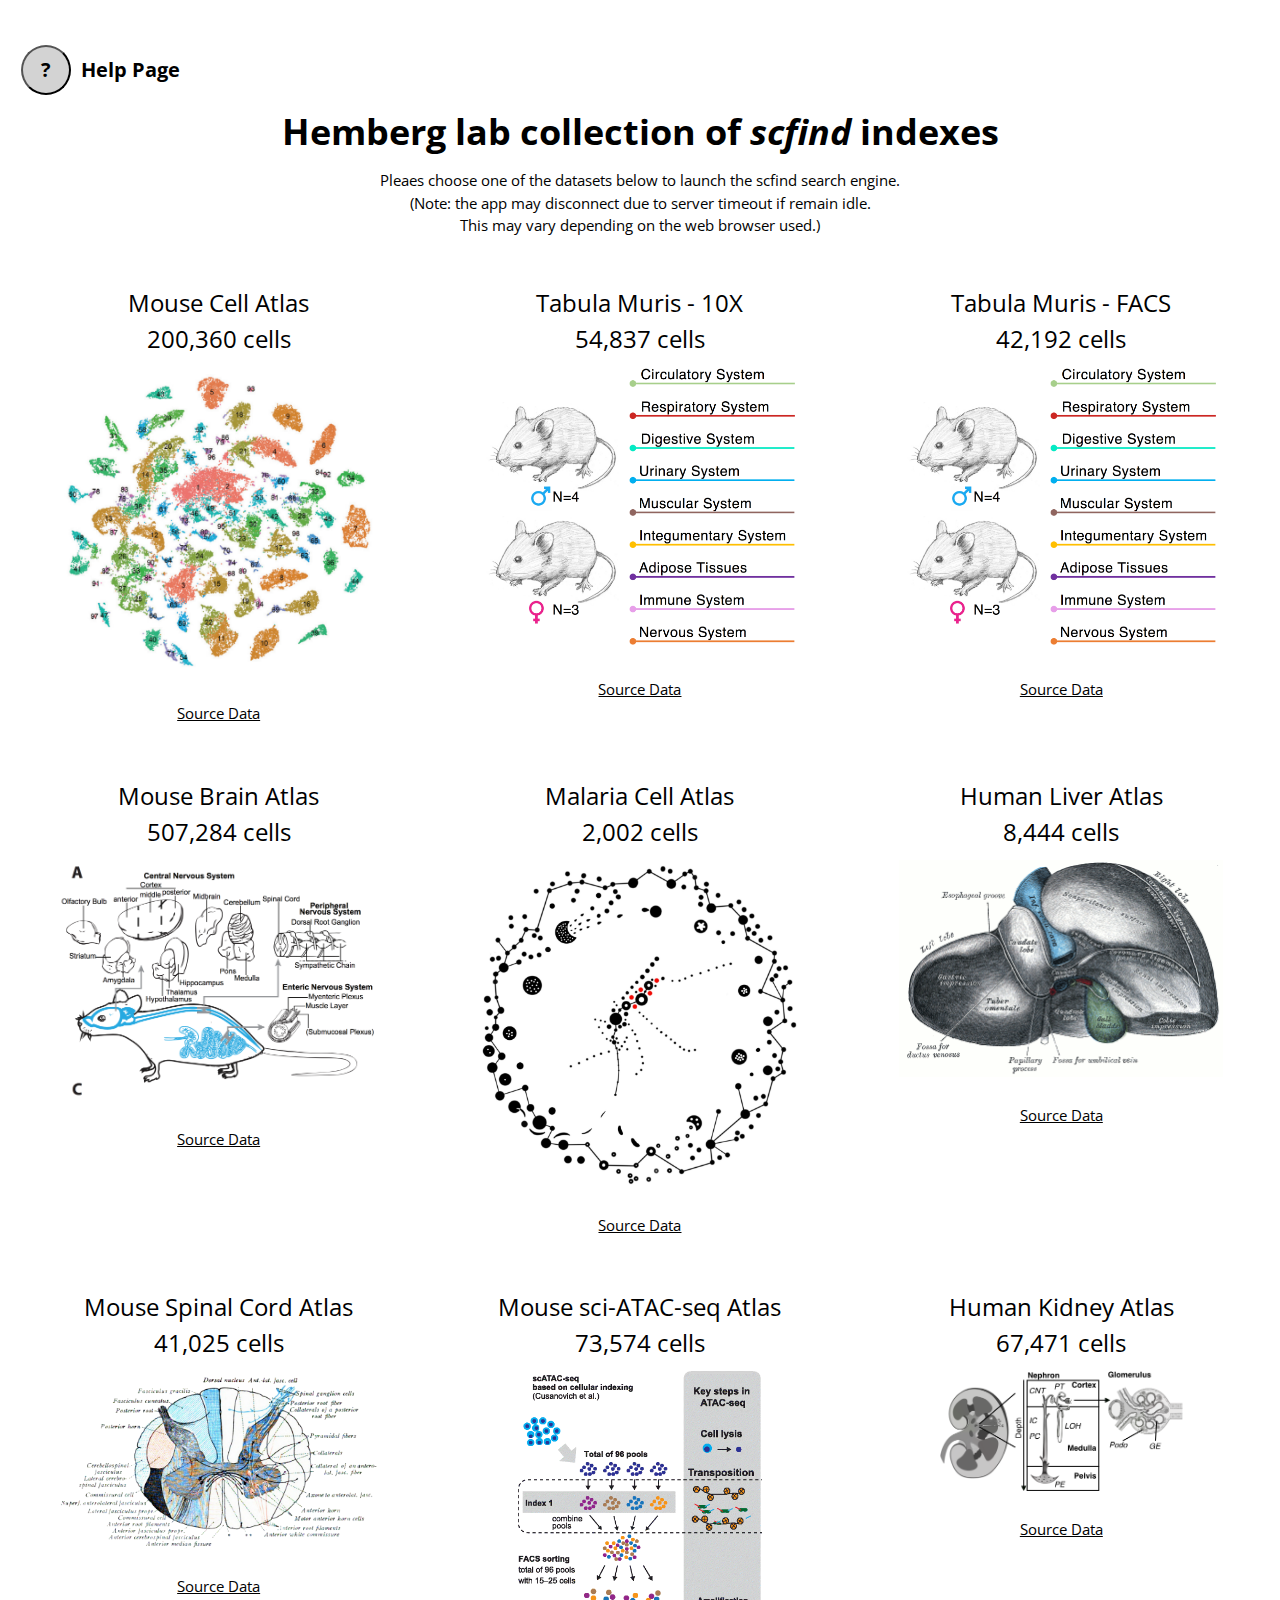
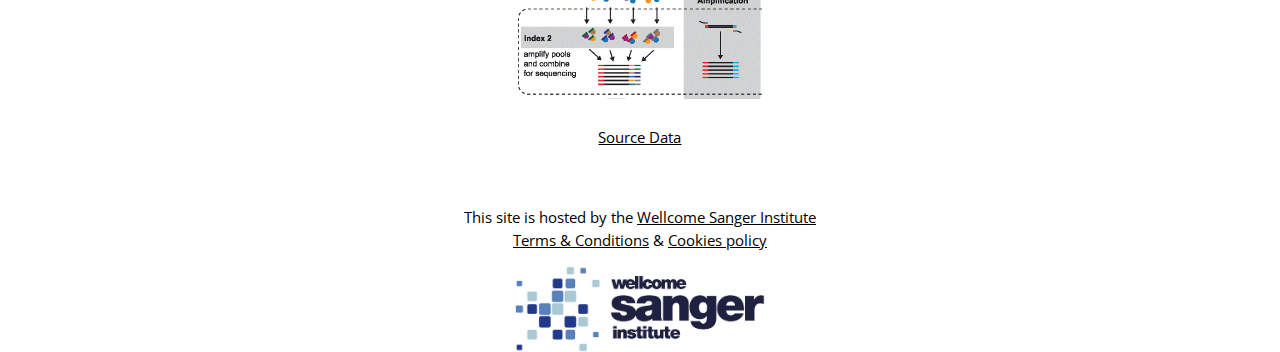
<file: index_page/index.html>
<!DOCTYPE html>
<html>
<head>
<title>SCfind</title>
<meta charset="UTF-8">
<meta name="viewport" content="width=device-width, initial-scale=1">
<link rel="stylesheet" href="./css/global.css">
<link rel="stylesheet" href="https://www.w3schools.com/w3css/4/w3.css">
<link href="https://fonts.googleapis.com/css?family=Open+Sans" rel="stylesheet">
<style>
body,h1,h2,h3 {font-family: "Open Sans", sans-serif}
img {margin-bottom: -7px}
.w3-row-padding img {margin-bottom: 12px}
</style>

<!-- Global site tag (gtag.js) - Google Analytics -->
<script async src="https://www.googletagmanager.com/gtag/js?id=UA-126106769-1"></script>
<script>
  window.dataLayer = window.dataLayer || [];
  function gtag(){dataLayer.push(arguments);}
  gtag('js', new Date());

  gtag('config', 'UA-126106769-1');
</script>
</head>
<body>

<!-- !PAGE CONTENT! -->
<div class="w3-content" style="max-width:1500px">

<!-- Header -->
<div>
<div class="w3-clear"></div>
<header class="w3-center w3-margin-bottom">
<br><br>
    <form id="helpbtn" action="./doc/help.pdf">
        <input type="submit" value="?" /><a href="./doc/help.pdf">Help Page</a>
    </form>
  <h1><b>Hemberg lab collection of <em>scfind</em> indexes</b></h1>
  Pleaes choose one of the datasets below to launch the scfind search engine.<br>(Note: the app may disconnect due to server timeout if remain idle.<br>This may vary depending on the web browser used.)
<br><br>
</header>
</div>

<!-- Photo Grid -->
<div class="w3-row-padding" id="myGrid" style="margin-bottom:28px">

  <div class="w3-third" align="center">
    <h3>Mouse Cell Atlas<br>200,360 cells</h3>
    <a href="./mca">
        <img src="img/mca.png" style="width:80%">
    </a>    
    <p><a href="https://doi.org/10.1016/j.cell.2018.02.001">Source Data</a></p>
  </div>
  
  <div class="w3-third" align="center">
    <h3>Tabula Muris - 10X<br>54,837 cells</h3>
    <a href="./tm-10X">
        <img src="img/tabula.png" style="width:80%">
    </a>    
    <p align="center"><a href="https://doi.org/10.1101/237446">Source Data</a></p>
  </div>
  
    <div class="w3-third" align="center">
    <h3>Tabula Muris - FACS<br>42,192 cells</h3>
    <a href="./tm-facs">
        <img src="img/tabula.png" style="width:80%">
    </a>    
    <p align="center"><a href="https://doi.org/10.1101/237446">Source Data</a></p>
  </div>
  
</div>

<div class="w3-row-padding" id="myGrid" style="margin-bottom:28px">
  <div class="w3-third" align="center">
    <h3>Mouse Brain Atlas<br>507,284 cells</h3>
    <a href="./brain">
        <img src="img/mouse_brain.png" style="width:80%">
    </a>    
    <p><a href="https://doi.org/10.1016/j.cell.2018.06.021">Source Data</a></p>
  </div>
  
  <div class="w3-third" align="center">
    <h3>Malaria Cell Atlas<br>2,002 cells</h3>
    <a href="./malaria">
        <img src="img/malaria.jpg" style="width:80%">
    </a>    
    <p><a href="https://www.sanger.ac.uk/science/tools/mca">Source Data</a></p>
  </div>
  
  <div class="w3-third" align="center">
    <h3>Human Liver Atlas<br>8,444 cells</h3>
    <a href="./liver">
        <img src="img/liver.png" style="width:80%">
    </a>    
    <p><a href="https://doi.org/10.1038/s41467-018-06318-7">Source Data</a></p>
  </div>
</div>

<div class="w3-row-padding" id="myGrid" style="margin-bottom:28px">
  <div class="w3-third" align="center">
    <h3>Mouse Spinal Cord Atlas<br>41,025 cells</h3>
    <a href="./spinalcord">
        <img src="img/spinalcord.png" style="width:80%">
    </a>    
    <p><a href="https://doi.org/10.1101/472415">Source Data</a></p>
  </div>
  
    <div class="w3-third" align="center">
    <h3>Mouse sci-ATAC-seq Atlas<br>73,574 cells</h3>
    <a href="./atacseq">
        <img src="img/atacseq.png" style="width:60%">
    </a>    
    <p><a href="http://atlas.gs.washington.edu/mouse-atac/">Source Data</a></p>
  </div>
  
  <div class="w3-third" align="center">
    <h3>Human Kidney Atlas<br>67,471 cells</h3>
    <a href="./kidney">
        <img src="img/kidney.png" style="width:60%">
    </a>    
    <p><a href="https://science.sciencemag.org/content/365/6460/1461">Source Data</a></p>
  </div>
</div>




  
<!-- End Page Content -->
</div>

<!-- Footer -->
<footer class="w3-container w3-center w3-xlarge"> 
  <p class="w3-medium">This site is hosted by the <a href="http://www.sanger.ac.uk/">Wellcome Sanger Institute</a><br><a href="http://www.sanger.ac.uk/legal/">Terms &amp; Conditions</a> & <a href="http://www.sanger.ac.uk/legal/cookiespolicy.html">Cookies policy</a></p>
  <img src="img/sanger_logo.jpg" style="width:20%">
</footer>

</body>
</html>
</file>
<file: index_page/css/global.css>
#helpbtn{
    width: 200px;
    font-weight: bold;
    font-size: 20px;
}

#helpbtn input
{
    width: 50px;
    height: 50px;
    background-color: rgb(211,211,211);
    border-radius: 50%;

}
#helpbtn a
{
    margin-left: 10px;
    text-decoration: none;
}
</file>
